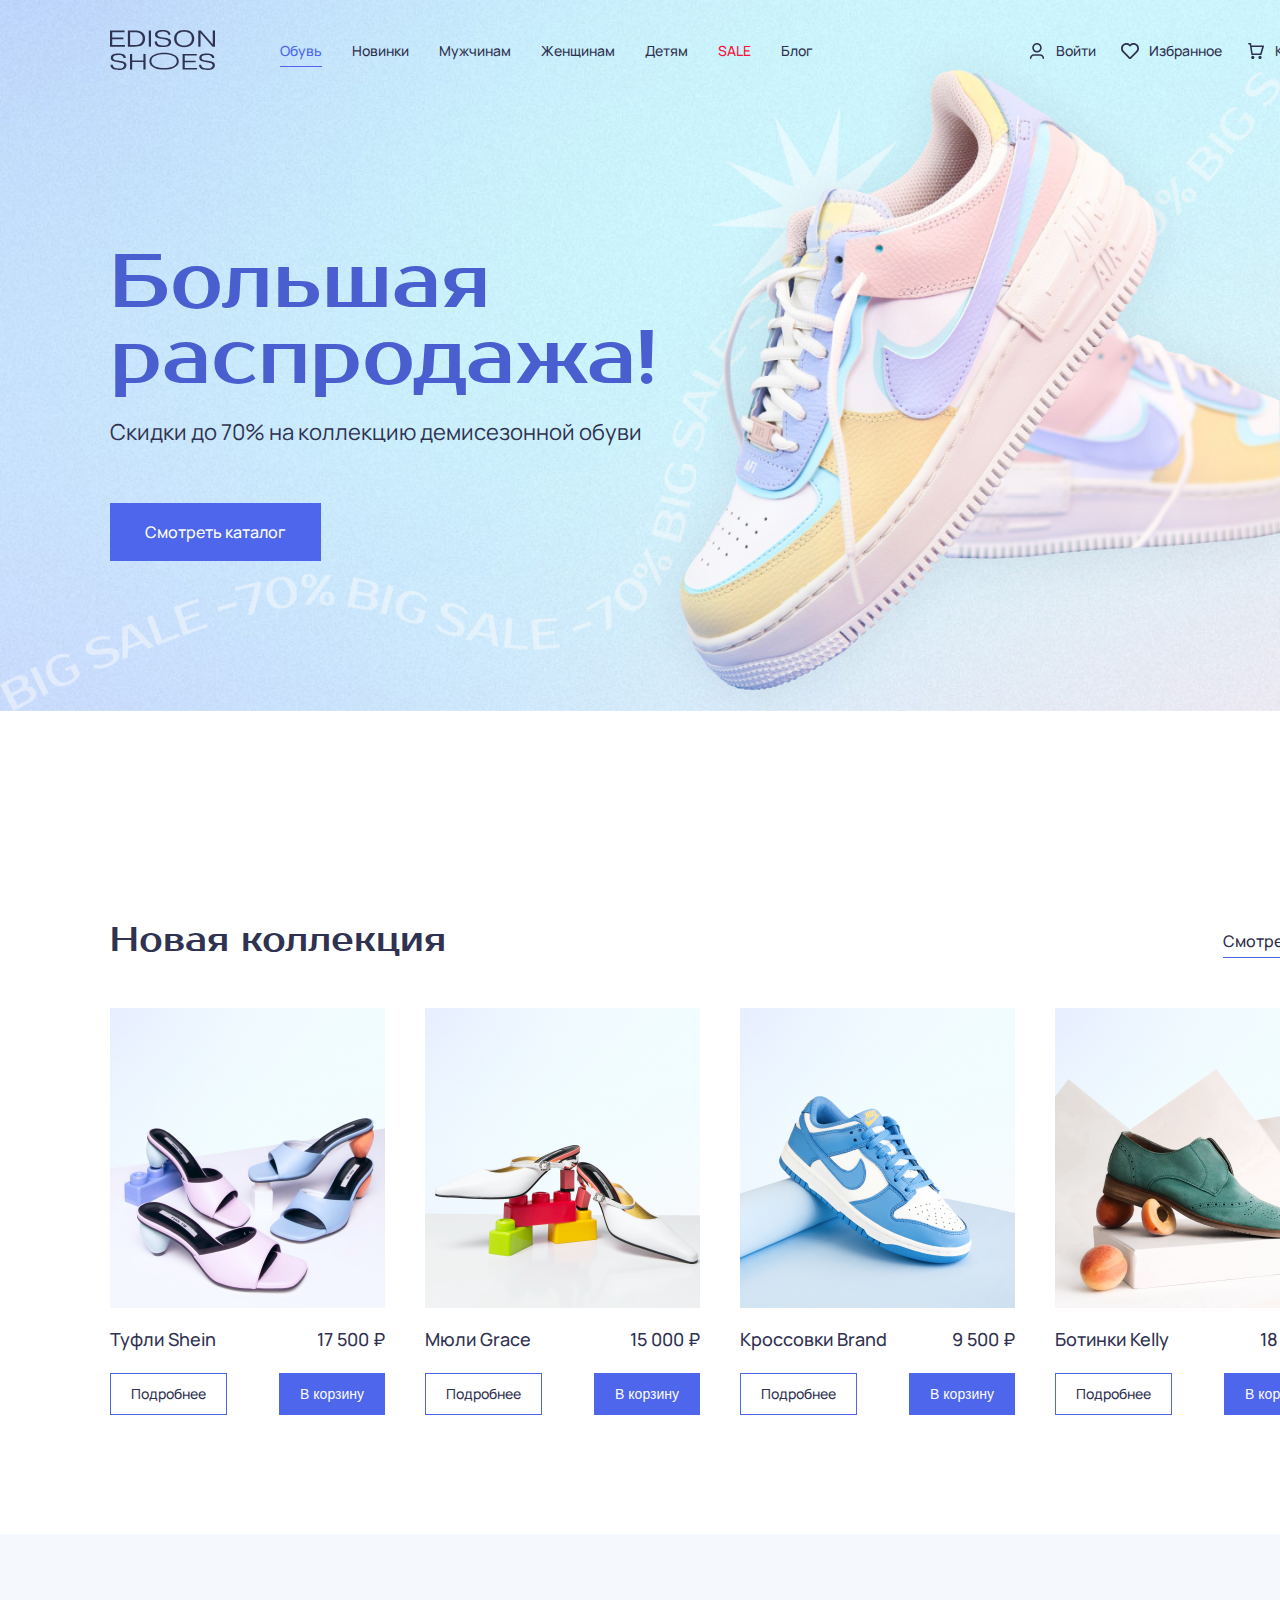
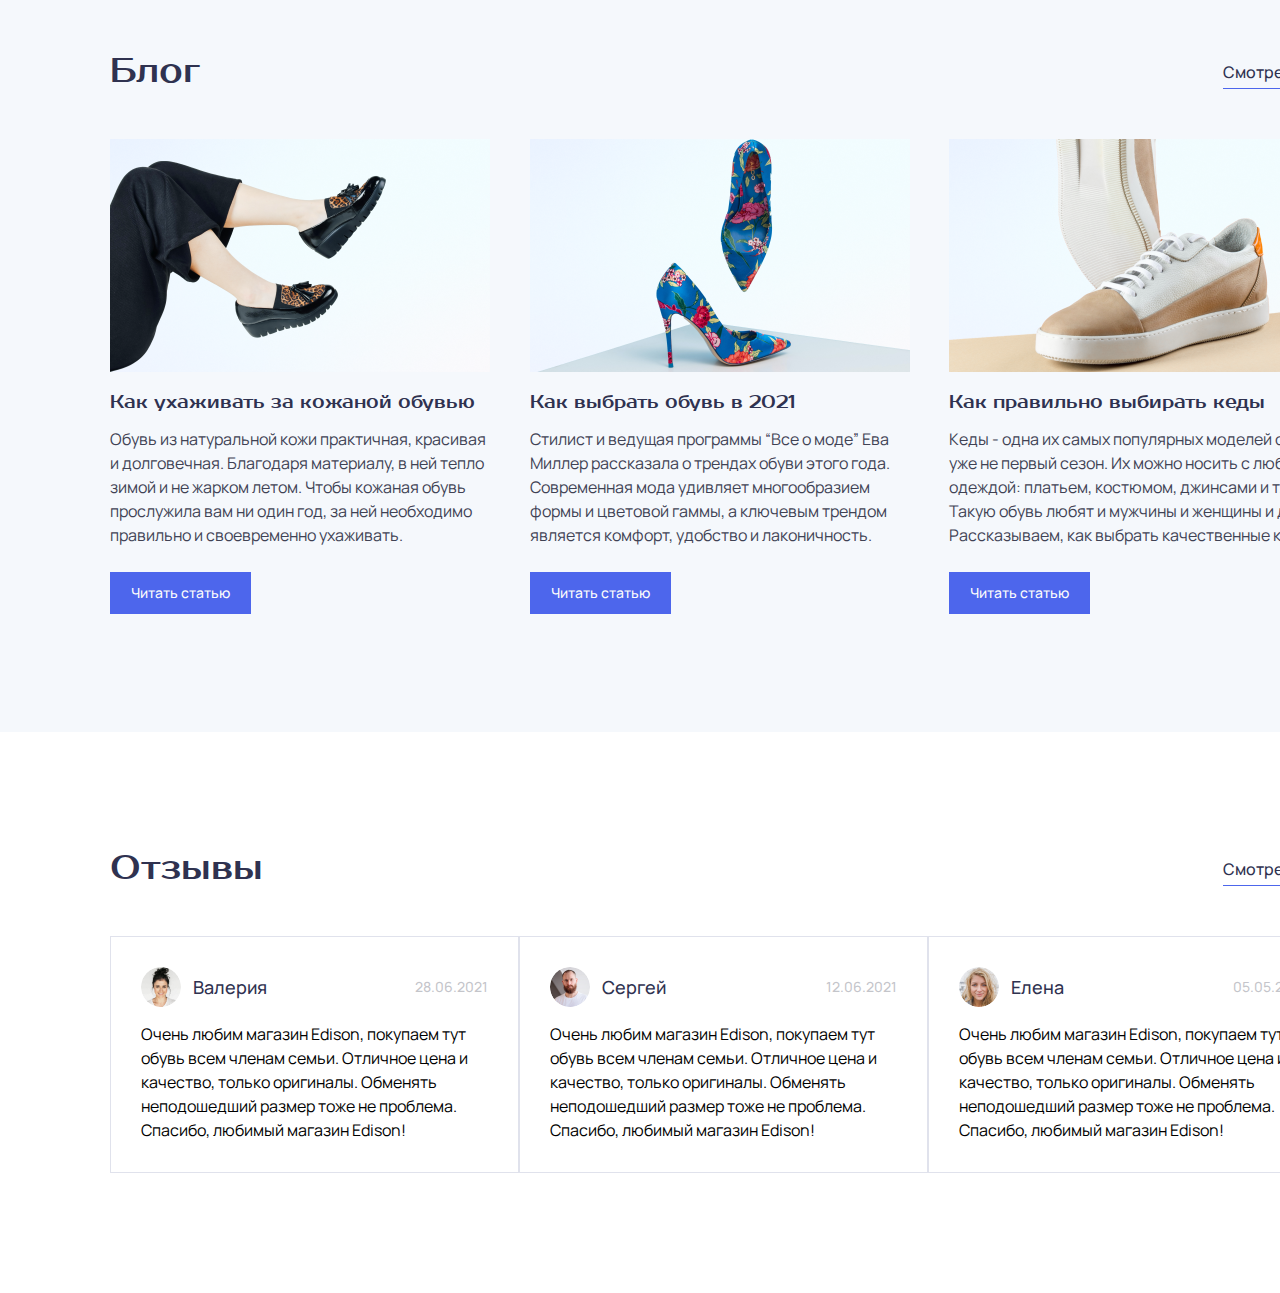
<file: index.html>
<!DOCTYPE html>
<html lang="en">
  <head>
    <meta charset="UTF-8" />
    <meta name="viewport" content="width=device-width, initial-scale=1.0" />
    <link rel="preconnect" href="https://fonts.googleapis.com" />
    <link rel="preconnect" href="https://fonts.gstatic.com" crossorigin />
    <link
      href="https://fonts.googleapis.com/css2?family=Manrope:wght@400..500&family=Prosto+One&display=swap"
      rel="stylesheet"
    />
    <link rel="stylesheet" href="styles.css" />
    <title>Главная страница магазина обуви EDISON SHOES</title>
  </head>
  <body class="page">
    <header class="container page__header">
      <nav class="header__navigation navigation">
        <a class="logo" href="index.html"
          ><svg
            class="logo__icon"
            viewBox="0 0 105 40"
            xmlns="http://www.w3.org/2000/svg"
          >
            <path
              d="M2.23959 7.55423H13.3612V9.21755H2.23959V15.0161H14.9137V16.6794H0V0.508236H14.5574V2.17155H2.23959V7.55423Z"
            />
            <path
              d="M20.1092 2.17155V15.0161H23.9013C24.8853 15.0161 25.7082 14.993 26.3699 14.9468C27.0486 14.8851 27.8121 14.7234 28.6604 14.4616C29.5087 14.1844 30.2213 13.7994 30.7982 13.3065C32.0707 12.1977 32.7069 10.6267 32.7069 8.59381C32.7069 6.57626 32.0707 5.01305 30.7982 3.90418C29.9838 3.19573 29.0337 2.73369 27.9478 2.51808C26.8789 2.28706 25.5555 2.17155 23.9776 2.17155H20.1092ZM17.8696 0.508236H24.6902C26.4208 0.508236 27.9478 0.654546 29.2712 0.947167C30.5946 1.23979 31.7568 1.84043 32.7578 2.74909C34.3018 4.2122 35.0738 6.12963 35.0738 8.5014C35.0738 11.0426 34.2933 13.0216 32.7324 14.4385C31.6974 15.378 30.4419 15.9863 28.9658 16.2635C27.5067 16.5408 25.7421 16.6794 23.6722 16.6794H17.8696V0.508236Z"
            />
            <path d="M38.7714 0.508236H41.011V16.6794H38.7714V0.508236Z" />
            <path
              d="M44.7129 11.5739H47.0289V11.6663C47.0289 13.114 47.6651 14.1459 48.9376 14.7619C49.9047 15.224 51.3129 15.455 53.1623 15.455C54.9777 15.455 56.2502 15.2779 56.9798 14.9237C58.1844 14.3846 58.7867 13.5068 58.7867 12.2901C58.7867 11.366 58.3456 10.6499 57.4633 10.1416C56.9543 9.849 55.9533 9.57178 54.4602 9.30996C54.3415 9.29456 54.2482 9.27915 54.1803 9.26375L51.6353 8.84792C51.5844 8.83252 51.3978 8.80172 51.0754 8.75552C50.753 8.70931 50.5494 8.67851 50.4646 8.66311C50.3798 8.64771 50.1847 8.61691 49.8793 8.57071C49.5908 8.5091 49.3872 8.4706 49.2685 8.4552C49.1667 8.4244 48.98 8.38589 48.7086 8.33969C48.4541 8.27808 48.2589 8.22418 48.1232 8.17798C48.0044 8.13177 47.8348 8.07787 47.6142 8.01626C47.4106 7.95466 47.241 7.89306 47.1052 7.83145C46.9865 7.75445 46.8507 7.67744 46.698 7.60044C46.5453 7.52343 46.4096 7.43872 46.2908 7.34632C45.4425 6.71487 45.0183 5.85241 45.0183 4.75894C45.0183 3.09562 45.7903 1.84043 47.3343 0.993371C48.5559 0.331124 50.2949 0 52.5515 0C54.9438 0 56.7847 0.323423 58.0741 0.97027C59.652 1.74032 60.441 2.98011 60.441 4.68963H58.1759C58.1759 3.61155 57.6415 2.8107 56.5726 2.28706C55.7243 1.84043 54.4093 1.61712 52.6278 1.61712C50.9821 1.61712 49.769 1.80963 48.9885 2.19466C48.4456 2.45647 48.0214 2.803 47.716 3.23423C47.4276 3.66546 47.2834 4.12749 47.2834 4.62033C47.2834 5.46739 47.733 6.09883 48.6322 6.51466C49.2769 6.83808 50.5664 7.1384 52.5006 7.41562L55.071 7.80835C57.141 8.13177 58.5916 8.563 59.423 9.10204C60.5258 9.81049 61.0772 10.8578 61.0772 12.2439C61.0772 14.0766 60.195 15.4088 58.4304 16.2404C57.2428 16.7949 55.5037 17.0721 53.2132 17.0721C50.9227 17.0721 49.1751 16.8488 47.9705 16.4022C45.7988 15.5705 44.7129 14.0073 44.7129 11.7125V11.5739Z"
            />
            <path
              d="M81.6413 2.40257C83.3889 3.98888 84.2627 6.05263 84.2627 8.59381C84.2627 11.135 83.3889 13.1987 81.6413 14.785C79.8938 16.3714 77.4082 17.1645 74.1845 17.1645C70.9609 17.1645 68.4753 16.3714 66.7277 14.785C64.9801 13.1987 64.1064 11.135 64.1064 8.59381C64.1064 6.05263 64.9801 3.98888 66.7277 2.40257C68.5431 0.816258 71.0287 0.0231027 74.1845 0.0231027C77.3403 0.0231027 79.8259 0.816258 81.6413 2.40257ZM79.6817 3.37284C78.3583 2.21776 76.5259 1.64022 74.1845 1.64022C71.8431 1.64022 70.0107 2.21776 68.6873 3.37284C67.2282 4.60493 66.4986 6.34525 66.4986 8.59381C66.4986 10.8424 67.2282 12.5827 68.6873 13.8148C70.0107 14.9699 71.8431 15.5474 74.1845 15.5474C76.5259 15.5474 78.3583 14.9699 79.6817 13.8148C81.1408 12.5827 81.8704 10.8424 81.8704 8.59381C81.8704 6.34525 81.1408 4.60493 79.6817 3.37284Z"
            />
            <path
              d="M105 0.508236V16.6794H102.557L90.519 3.00321V16.6794H88.2794V0.508236H90.748L102.76 14.1844V0.508236H105Z"
            />
            <path
              d="M0.515271 34.6567H2.76598V34.7465C2.76598 36.1534 3.3843 37.1562 4.62095 37.7549C5.56081 38.2039 6.92937 38.4284 8.72663 38.4284C10.4909 38.4284 11.7276 38.2563 12.4366 37.9121C13.6073 37.3882 14.1926 36.5351 14.1926 35.3527C14.1926 34.4546 13.7639 33.7587 12.9065 33.2647C12.4119 32.9804 11.439 32.7109 9.98802 32.4565C9.8726 32.4415 9.78191 32.4266 9.71595 32.4116L7.24265 32.0075C7.19319 31.9925 7.01181 31.9626 6.69853 31.9177C6.38524 31.8728 6.18738 31.8428 6.10493 31.8279C6.02249 31.8129 5.83287 31.783 5.53607 31.7381C5.25577 31.6782 5.0579 31.6408 4.94248 31.6258C4.84355 31.5959 4.66217 31.5585 4.39836 31.5136C4.15102 31.4537 3.96141 31.4013 3.8295 31.3564C3.71408 31.3115 3.54919 31.2591 3.33484 31.1993C3.13697 31.1394 2.97208 31.0795 2.84017 31.0196C2.72475 30.9448 2.59284 30.87 2.44445 30.7951C2.29605 30.7203 2.16414 30.638 2.04872 30.5482C1.22428 29.9345 0.812067 29.0964 0.812067 28.0337C0.812067 26.4172 1.5623 25.1974 3.06277 24.3742C4.24996 23.7306 5.94005 23.4088 8.13304 23.4088C10.4579 23.4088 12.247 23.7231 13.5001 24.3517C15.0336 25.1001 15.8003 26.305 15.8003 27.9663H13.599C13.599 26.9186 13.0796 26.1403 12.0409 25.6314C11.2164 25.1974 9.93855 24.9804 8.20724 24.9804C6.60784 24.9804 5.4289 25.1675 4.67042 25.5416C4.14278 25.7961 3.73056 26.1328 3.43377 26.5519C3.15346 26.971 3.01331 27.42 3.01331 27.899C3.01331 28.7222 3.45026 29.3358 4.32416 29.74C4.95073 30.0543 6.20387 30.3461 8.08358 30.6155L10.5816 30.9972C12.5932 31.3115 14.003 31.7306 14.811 32.2544C15.8827 32.9429 16.4186 33.9607 16.4186 35.3078C16.4186 37.0889 15.5612 38.3835 13.8464 39.1918C12.6922 39.7306 11.0021 40 8.7761 40C6.55013 40 4.85179 39.783 3.6811 39.3489C1.57055 38.5407 0.515271 37.0215 0.515271 34.7914V34.6567Z"
            />
            <path
              d="M22.182 32.1197V39.6183H20.0055V23.9027H22.182V30.5033H33.4108V23.9027H35.5873V39.6183H33.4108V32.1197H22.182Z"
            />
            <path
              d="M74.7638 30.7502H85.5721V32.3667H74.7638V38.0019H87.0808V39.6183H72.5873V23.9027H86.7346V25.5192H74.7638V30.7502Z"
            />
            <path
              d="M88.989 34.6567H91.2397V34.7465C91.2397 36.1534 91.858 37.1562 93.0946 37.7549C94.0345 38.2039 95.403 38.4284 97.2003 38.4284C98.9646 38.4284 100.201 38.2563 100.91 37.9121C102.081 37.3882 102.666 36.5351 102.666 35.3527C102.666 34.4546 102.238 33.7587 101.38 33.2647C100.886 32.9804 99.9127 32.7109 98.4617 32.4565C98.3463 32.4415 98.2556 32.4266 98.1896 32.4116L95.7163 32.0075C95.6669 31.9925 95.4855 31.9626 95.1722 31.9177C94.8589 31.8728 94.6611 31.8428 94.5786 31.8279C94.4962 31.8129 94.3065 31.783 94.0098 31.7381C93.7294 31.6782 93.5316 31.6408 93.4162 31.6258C93.3172 31.5959 93.1359 31.5585 92.872 31.5136C92.6247 31.4537 92.4351 31.4013 92.3032 31.3564C92.1878 31.3115 92.0229 31.2591 91.8085 31.1993C91.6107 31.1394 91.4458 31.0795 91.3139 31.0196C91.1984 30.9448 91.0665 30.87 90.9181 30.7951C90.7697 30.7203 90.6378 30.638 90.5224 30.5482C89.698 29.9345 89.2858 29.0964 89.2858 28.0337C89.2858 26.4172 90.036 25.1974 91.5365 24.3742C92.7236 23.7306 94.4137 23.4088 96.6067 23.4088C98.9316 23.4088 100.721 23.7231 101.974 24.3517C103.507 25.1001 104.274 26.305 104.274 27.9663H102.073C102.073 26.9186 101.553 26.1403 100.515 25.6314C99.6901 25.1974 98.4122 24.9804 96.6809 24.9804C95.0815 24.9804 93.9026 25.1675 93.1441 25.5416C92.6165 25.7961 92.2042 26.1328 91.9075 26.5519C91.6271 26.971 91.487 27.42 91.487 27.899C91.487 28.7222 91.9239 29.3358 92.7978 29.74C93.4244 30.0543 94.6776 30.3461 96.5573 30.6155L99.0553 30.9972C101.067 31.3115 102.477 31.7306 103.285 32.2544C104.356 32.9429 104.892 33.9607 104.892 35.3078C104.892 37.0889 104.035 38.3835 102.32 39.1918C101.166 39.7306 99.4758 40 97.2498 40C95.0238 40 93.3255 39.783 92.1548 39.3489C90.0442 38.5407 88.989 37.0215 88.989 34.7914V34.6567Z"
            />
            <path
              d="M68.766 31.1993C68.766 37.3564 60.8638 39.6183 54.0808 39.6183C47.2978 39.6183 39.3956 37.3564 39.3956 31.1993C39.3956 25.0421 47.2978 22.7802 54.0808 22.7802C60.8638 22.7802 68.766 25.0421 68.766 31.1993ZM66.826 31.1993C66.826 25.9525 59.8609 24.3687 54.0808 24.3687C48.3007 24.3687 41.3357 25.9525 41.3357 31.1993C41.3357 36.446 48.3007 38.0298 54.0808 38.0298C59.8609 38.0298 66.826 36.446 66.826 31.1993Z"
            />
          </svg>
        </a>
        <ul class="site-navigation">
          <li>
            <a
              class="site-navigation__link site-navigation__link--active"
              href="#"
              >Обувь</a
            >
          </li>
          <li>
            <a class="site-navigation__link" href="#">Новинки</a>
          </li>
          <li>
            <a class="site-navigation__link" href="#">Мужчинам</a>
          </li>
          <li>
            <a class="site-navigation__link" href="#">Женщинам</a>
          </li>
          <li>
            <a class="site-navigation__link" href="#">Детям</a>
          </li>
          <li>
            <a
              class="site-navigation__link site-navigation__link--accent"
              href="#"
              >sale</a
            >
          </li>
          <li>
            <a class="site-navigation__link" href="#">Блог</a>
          </li>
        </ul>
        <ul class="user-navigation">
          <li>
            <a class="user-navigation__link" href="#">
              <svg
                class="user-navigation__icon"
                viewBox="0 0 16 18"
                xmlns="http://www.w3.org/2000/svg"
              >
                <path
                  d="M8 1.8C6.03632 1.8 4.44444 3.41177 4.44444 5.4C4.44444 7.38822 6.03632 9 8 9C9.96368 9 11.5556 7.38822 11.5556 5.4C11.5556 3.41177 9.96368 1.8 8 1.8ZM2.66667 5.4C2.66667 2.41766 5.05448 0 8 0C10.9455 0 13.3333 2.41766 13.3333 5.4C13.3333 8.38234 10.9455 10.8 8 10.8C5.05448 10.8 2.66667 8.38234 2.66667 5.4ZM4.44445 14.4C2.97168 14.4 1.77778 15.6088 1.77778 17.1C1.77778 17.5971 1.37981 18 0.888889 18C0.397969 18 0 17.5971 0 17.1C0 14.6147 1.98985 12.6 4.44445 12.6H11.5556C14.0102 12.6 16 14.6147 16 17.1C16 17.5971 15.602 18 15.1111 18C14.6202 18 14.2222 17.5971 14.2222 17.1C14.2222 15.6088 13.0283 14.4 11.5556 14.4H4.44445Z"
                />
              </svg>
              Войти
            </a>
          </li>
          <li>
            <a class="user-navigation__link" href="#">
              <svg
                class="user-navigation__icon"
                viewBox="0 0 18 16"
                xmlns="http://www.w3.org/2000/svg"
              >
                <path
                  d="M9 1.3843C6.87976 -0.52839 3.61913 -0.459003 1.58162 1.59246C-0.527208 3.71573 -0.527208 7.15824 1.58162 9.28151L7.72721 15.4692C8.43015 16.1769 9.56985 16.1769 10.2728 15.4692L16.4184 9.28151C18.5272 7.15824 18.5272 3.71573 16.4184 1.59246C14.3809 -0.459003 11.1202 -0.52839 9 1.3843ZM7.94558 2.87396L8.3636 3.29485C8.71508 3.64873 9.28492 3.64873 9.6364 3.29485L10.0544 2.87396C11.4603 1.45845 13.7397 1.45845 15.1456 2.87396C16.5515 4.28948 16.5515 6.58448 15.1456 8L9 14.1877L2.85442 8C1.44853 6.58448 1.44853 4.28948 2.85442 2.87396C4.2603 1.45845 6.5397 1.45845 7.94558 2.87396Z"
                />
              </svg>
              Избранное
            </a>
          </li>
          <li>
            <a class="user-navigation__link" href="#">
              <svg
                class="user-navigation__icon"
                viewBox="0 0 18 18"
                xmlns="http://www.w3.org/2000/svg"
              >
                <path
                  d="M1.92789 1.80011L3.60821 12.7221C3.62044 12.8123 3.64602 12.8982 3.68289 12.9778C3.79388 13.2175 4.00721 13.4001 4.26679 13.4695C4.34609 13.4908 4.4292 13.5015 4.5142 13.5H14.4C14.7974 13.5 15.1478 13.2393 15.262 12.8586L17.962 3.85871C18.0438 3.58622 17.9919 3.29111 17.8221 3.06287C17.6522 2.83462 17.3845 2.70011 17.1 2.70011H3.88753L3.59152 0.776091C3.58043 0.695647 3.55871 0.618597 3.52783 0.546403C3.47176 0.414935 3.38591 0.301056 3.27986 0.211794C3.18147 0.128823 3.06504 0.0665646 2.9373 0.0317381C2.8569 0.00972049 2.77254 -0.0013077 2.68622 0.000123596H0.9C0.402944 0.000123596 0 0.403065 0 0.900117C0 1.39717 0.402944 1.80011 0.9 1.80011H1.92789ZM5.27214 11.7L4.16445 4.50009H15.8904L13.7304 11.7H5.27214Z"
                />
                <path
                  d="M7.2 16.2C7.2 17.1941 6.39411 18 5.4 18C4.40589 18 3.6 17.1941 3.6 16.2C3.6 15.2059 4.40589 14.4 5.4 14.4C6.39411 14.4 7.2 15.2059 7.2 16.2Z"
                />
                <path
                  d="M15.3 16.2C15.3 17.1941 14.4941 18 13.5 18C12.5059 18 11.7 17.1941 11.7 16.2C11.7 15.2059 12.5059 14.4 13.5 14.4C14.4941 14.4 15.3 15.2059 15.3 16.2Z"
                />
              </svg>
              Корзина
            </a>
          </li>
        </ul>
      </nav>
    </header>
    <main class="container">
      <h1 class="visually-hidden">
        Главная страница магазина обуви EDISON SHOES
      </h1>
      <section class="promo">
        <h2 class="promo__title">Большая распродажа!</h2>
        <p class="promo__description">
          Скидки до 70% на коллекцию демисезонной обуви
        </p>
        <a class="button button--primary button--large" href="#"
          >Смотреть каталог</a
        >
      </section>
      <section class="container__new-collection">
        <div class="container__block">
          <h2 class="title">Новая коллекция</h2>
          <a class="link" href="#">Смотреть все</a>
        </div>
        <ul class="card-list-container">
          <li>
            <article class="card-product">
              <a class="card-product__link" href="#">
                <img
                  src="img/card-1.png"
                  width="275px"
                  height="300px"
                  alt="Туфли Shein"
                />
              </a>
              <div class="card-product__info">
                <h3 class="card-product__title">Туфли Shein</h3>
                <p class="card-product__price">17 500 ₽</p>
              </div>
              <div class="card-product__button">
                <a class="button button--outlined button--small" href="#">
                  Подробнее
                </a>
                <button class="button button--primary button--small">
                  В корзину
                </button>
              </div>
            </article>
          </li>
          <li>
            <article class="card-product">
              <a class="card-product__link" href="#">
                <img
                  src="img/card-2.png"
                  width="275px"
                  height="300px"
                  alt="Мюли Grace"
                />
              </a>
              <div class="card-product__info">
                <h3 class="card-product__title">Мюли Grace</h3>
                <p class="card-product__price">15 000 ₽</p>
              </div>
              <div class="card-product__button">
                <a class="button button--outlined button--small" href="#">
                  Подробнее
                </a>
                <button class="button button--primary button--small">
                  В корзину
                </button>
              </div>
            </article>
          </li>
          <li>
            <article class="card-product">
              <a class="card-product__link" href="#">
                <img
                  src="img/card-3.png"
                  width="275px"
                  height="300px"
                  alt="Кроссовки Brand"
                />
              </a>
              <div class="card-product__info">
                <h3 class="card-product__title">Кроссовки Brand</h3>
                <p class="card-product__price">9 500 ₽</p>
              </div>
              <div class="card-product__button">
                <a class="button button--outlined button--small" href="#">
                  Подробнее
                </a>
                <button class="button button--primary button--small">
                  В корзину
                </button>
              </div>
            </article>
          </li>
          <li>
            <article class="card-product">
              <a class="card-product__link" href="#">
                <img
                  src="img/card-4.png"
                  width="275px"
                  height="300px"
                  alt="Ботинки Kelly"
                />
              </a>
              <div class="card-product__info">
                <h3 class="card-product__title">Ботинки Kelly</h3>
                <p class="card-product__price">18 500 ₽</p>
              </div>
              <div class="card-product__button">
                <a class="button button--outlined button--small" href="#">
                  Подробнее
                </a>
                <button class="button button--primary button--small">
                  В корзину
                </button>
              </div>
            </article>
          </li>
        </ul>
      </section>
      <section class="container__blog">
        <div class="container__block">
          <h2 class="title">Блог</h2>
          <a class="link" href="#">Смотреть все</a>
        </div>
        <ul class="blog__list-container">
          <li>
            <article class="blog__card">
              <a class="blog__link" href="#">
                <img
                  src="img/blog-1.png"
                  width="380px"
                  height="233px"
                  alt="Кожаная обувь"
              /></a>
              <h3 class="blog__title">Как ухаживать за кожаной обувью</h3>
              <p class="blog__description">
                Обувь из натуральной кожи практичная, красивая и долговечная.
                Благодаря материалу, в ней тепло зимой и не жарком летом. Чтобы
                кожаная обувь прослужила вам ни один год, за ней необходимо
                правильно и своевременно ухаживать.
              </p>
              <a class="button button--primary button--small" href="#"
                >Читать статью</a
              >
            </article>
          </li>
          <li>
            <article class="blog__card">
              <a class="blog__link" href="#">
                <img
                  src="img/blog-2.png"
                  width="380px"
                  height="233px"
                  alt="Трендовая обувь этого года"
              /></a>
              <h3 class="blog__title">Как выбрать обувь в 2021</h3>
              <p class="blog__description">
                Стилист и ведущая программы “Все о моде” Ева Миллер рассказала о
                трендах обуви этого года. Современная мода удивляет
                многообразием формы и цветовой гаммы, а ключевым трендом
                является комфорт, удобство и лаконичность.
              </p>
              <a class="button button--primary button--small" href="#"
                >Читать статью</a
              >
            </article>
          </li>
          <li>
            <article class="blog__card">
              <a class="blog__link" href="#">
                <img
                  src="img/blog-3.png"
                  width="380px"
                  height="233px"
                  alt="Кеды"
              /></a>
              <h3 class="blog__title">Как правильно выбирать кеды</h3>
              <p class="blog__description">
                Кеды - одна их самых популярных моделей обуви уже не первый
                сезон. Их можно носить с любой одеждой: платьем, костюмом,
                джинсами и т.д. Такую обувь любят и мужчины и женщины и дети.
                Рассказываем, как выбрать качественные кеды.
              </p>
              <a class="button button--primary button--small" href="#"
                >Читать статью</a
              >
            </article>
          </li>
        </ul>
      </section>
      <section class="container__review">
        <div class="container__block">
          <h2 class="title">Отзывы</h2>
          <a class="link" href="#">Смотреть все</a>
        </div>
        <ul class="review__list-container">
          <li>
            <article class="review__card">
              <div class="review__block">
                <a class="review__info" href="#">
                  <img
                    class="review__logo"
                    src="img/logo-review-1.png"
                    width="40px"
                    height="40px"
                    alt="Аватар Валерии"
                  />
                  <p class="review__name">Валерия</p>
                </a>
                <p class="review__date">28.06.2021</p>
              </div>
              <p class="review__description">
                Очень любим магазин Edison, покупаем тут обувь всем членам
                семьи. Отличное цена и качество, только оригиналы. Обменять
                неподошедший размер тоже не проблема. Спасибо, любимый магазин
                Edison!
              </p>
            </article>
          </li>
          <li>
            <article class="review__card">
              <div class="review__block">
                <a class="review__info" href="#">
                  <img
                    class="review__logo"
                    src="img/logo-review-2.png"
                    width="40px"
                    height="40px"
                    alt="Аватар Серегея"
                  />
                  <p class="review__name">Сергей</p>
                </a>
                <p class="review__date">12.06.2021</p>
              </div>
              <p class="review__description">
                Очень любим магазин Edison, покупаем тут обувь всем членам
                семьи. Отличное цена и качество, только оригиналы. Обменять
                неподошедший размер тоже не проблема. Спасибо, любимый магазин
                Edison!
              </p>
            </article>
          </li>
          <li>
            <article class="review__card">
              <div class="review__block">
                <a class="review__info" href="#">
                  <img
                    class="review__logo"
                    src="img/logo-review-3.png"
                    width="40px"
                    height="40px"
                    alt="Аватар Елены"
                  />
                  <p class="review__name">Елена</p>
                </a>
                <p class="review__date">05.05.2021</p>
              </div>
              <p class="review__description">
                Очень любим магазин Edison, покупаем тут обувь всем членам
                семьи. Отличное цена и качество, только оригиналы. Обменять
                неподошедший размер тоже не проблема. Спасибо, любимый магазин
                Edison!
              </p>
            </article>
          </li>
        </ul>
      </section>
    </main>
  </body>
</html>
</file>
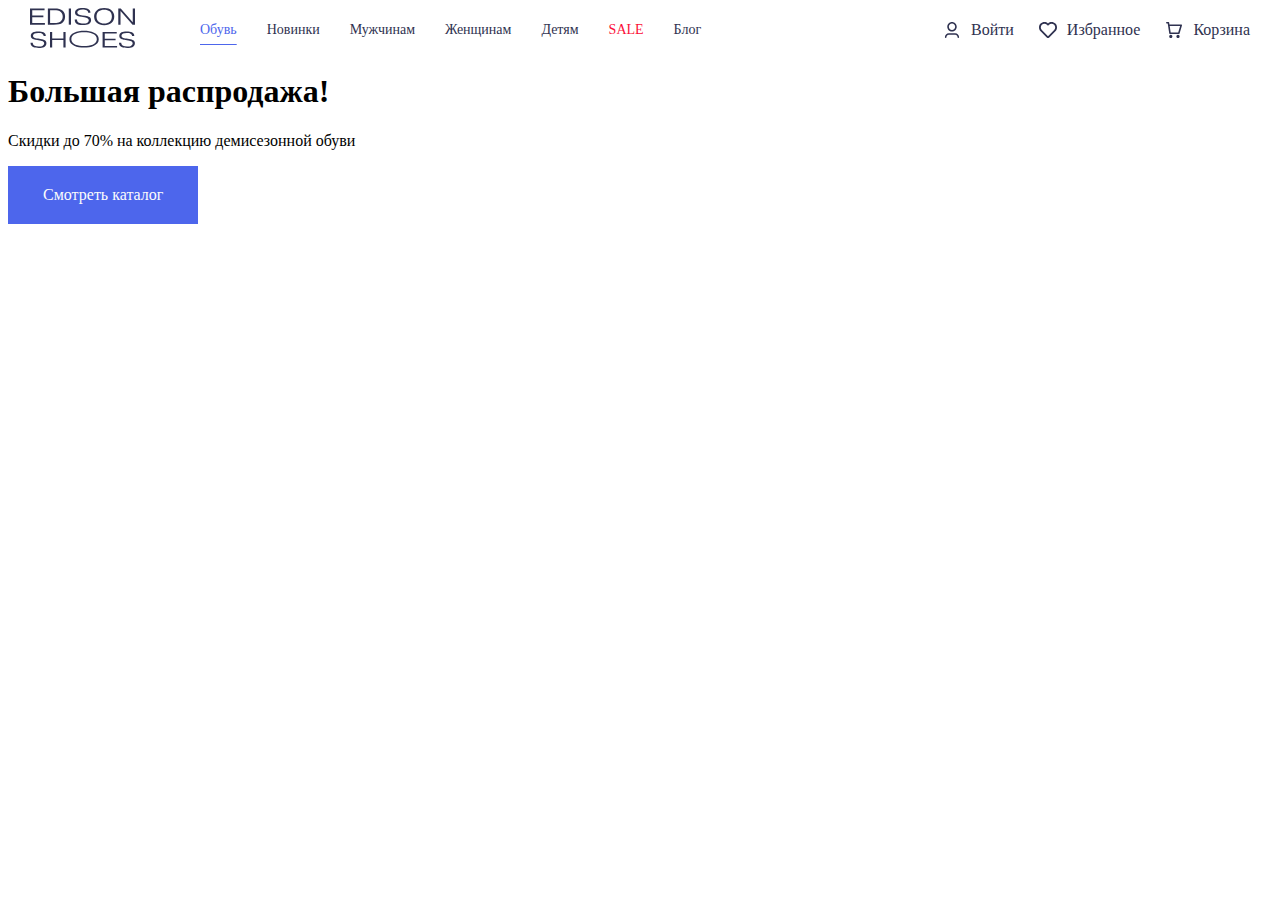
<file: main-page.html>
<!DOCTYPE html>
<html lang="en">
  <head>
    <meta charset="UTF-8" />
    <meta name="viewport" content="width=device-width, initial-scale=1.0" />
    <link rel="preconnect" href="https://fonts.googleapis.com" />
    <link rel="preconnect" href="https://fonts.gstatic.com" crossorigin />
    <link
      href="https://fonts.googleapis.com/css2?family=Manrope:wght@500&display=swap"
      rel="stylesheet"
    />
    <link rel="preconnect" href="https://fonts.googleapis.com" />
    <link rel="preconnect" href="https://fonts.gstatic.com" crossorigin />
    <link
      href="https://fonts.googleapis.com/css2?family=Prosto+One&display=swap"
      rel="stylesheet"
    />
    <link rel="stylesheet" href="styles.css" />
    <title>Главная страница магазина обуви EDISON SHOES</title>
  </head>
  <body>
    <div class="container">
      <nav class="navigation">
        <a class="logo" href="main-page.html"
          ><svg
            class="logo__icon"
            viewBox="0 0 105 40"
            xmlns="http://www.w3.org/2000/svg"
          >
            <path
              d="M2.23959 7.55423H13.3612V9.21755H2.23959V15.0161H14.9137V16.6794H0V0.508236H14.5574V2.17155H2.23959V7.55423Z"
            />
            <path
              d="M20.1092 2.17155V15.0161H23.9013C24.8853 15.0161 25.7082 14.993 26.3699 14.9468C27.0486 14.8851 27.8121 14.7234 28.6604 14.4616C29.5087 14.1844 30.2213 13.7994 30.7982 13.3065C32.0707 12.1977 32.7069 10.6267 32.7069 8.59381C32.7069 6.57626 32.0707 5.01305 30.7982 3.90418C29.9838 3.19573 29.0337 2.73369 27.9478 2.51808C26.8789 2.28706 25.5555 2.17155 23.9776 2.17155H20.1092ZM17.8696 0.508236H24.6902C26.4208 0.508236 27.9478 0.654546 29.2712 0.947167C30.5946 1.23979 31.7568 1.84043 32.7578 2.74909C34.3018 4.2122 35.0738 6.12963 35.0738 8.5014C35.0738 11.0426 34.2933 13.0216 32.7324 14.4385C31.6974 15.378 30.4419 15.9863 28.9658 16.2635C27.5067 16.5408 25.7421 16.6794 23.6722 16.6794H17.8696V0.508236Z"
            />
            <path d="M38.7714 0.508236H41.011V16.6794H38.7714V0.508236Z" />
            <path
              d="M44.7129 11.5739H47.0289V11.6663C47.0289 13.114 47.6651 14.1459 48.9376 14.7619C49.9047 15.224 51.3129 15.455 53.1623 15.455C54.9777 15.455 56.2502 15.2779 56.9798 14.9237C58.1844 14.3846 58.7867 13.5068 58.7867 12.2901C58.7867 11.366 58.3456 10.6499 57.4633 10.1416C56.9543 9.849 55.9533 9.57178 54.4602 9.30996C54.3415 9.29456 54.2482 9.27915 54.1803 9.26375L51.6353 8.84792C51.5844 8.83252 51.3978 8.80172 51.0754 8.75552C50.753 8.70931 50.5494 8.67851 50.4646 8.66311C50.3798 8.64771 50.1847 8.61691 49.8793 8.57071C49.5908 8.5091 49.3872 8.4706 49.2685 8.4552C49.1667 8.4244 48.98 8.38589 48.7086 8.33969C48.4541 8.27808 48.2589 8.22418 48.1232 8.17798C48.0044 8.13177 47.8348 8.07787 47.6142 8.01626C47.4106 7.95466 47.241 7.89306 47.1052 7.83145C46.9865 7.75445 46.8507 7.67744 46.698 7.60044C46.5453 7.52343 46.4096 7.43872 46.2908 7.34632C45.4425 6.71487 45.0183 5.85241 45.0183 4.75894C45.0183 3.09562 45.7903 1.84043 47.3343 0.993371C48.5559 0.331124 50.2949 0 52.5515 0C54.9438 0 56.7847 0.323423 58.0741 0.97027C59.652 1.74032 60.441 2.98011 60.441 4.68963H58.1759C58.1759 3.61155 57.6415 2.8107 56.5726 2.28706C55.7243 1.84043 54.4093 1.61712 52.6278 1.61712C50.9821 1.61712 49.769 1.80963 48.9885 2.19466C48.4456 2.45647 48.0214 2.803 47.716 3.23423C47.4276 3.66546 47.2834 4.12749 47.2834 4.62033C47.2834 5.46739 47.733 6.09883 48.6322 6.51466C49.2769 6.83808 50.5664 7.1384 52.5006 7.41562L55.071 7.80835C57.141 8.13177 58.5916 8.563 59.423 9.10204C60.5258 9.81049 61.0772 10.8578 61.0772 12.2439C61.0772 14.0766 60.195 15.4088 58.4304 16.2404C57.2428 16.7949 55.5037 17.0721 53.2132 17.0721C50.9227 17.0721 49.1751 16.8488 47.9705 16.4022C45.7988 15.5705 44.7129 14.0073 44.7129 11.7125V11.5739Z"
            />
            <path
              d="M81.6413 2.40257C83.3889 3.98888 84.2627 6.05263 84.2627 8.59381C84.2627 11.135 83.3889 13.1987 81.6413 14.785C79.8938 16.3714 77.4082 17.1645 74.1845 17.1645C70.9609 17.1645 68.4753 16.3714 66.7277 14.785C64.9801 13.1987 64.1064 11.135 64.1064 8.59381C64.1064 6.05263 64.9801 3.98888 66.7277 2.40257C68.5431 0.816258 71.0287 0.0231027 74.1845 0.0231027C77.3403 0.0231027 79.8259 0.816258 81.6413 2.40257ZM79.6817 3.37284C78.3583 2.21776 76.5259 1.64022 74.1845 1.64022C71.8431 1.64022 70.0107 2.21776 68.6873 3.37284C67.2282 4.60493 66.4986 6.34525 66.4986 8.59381C66.4986 10.8424 67.2282 12.5827 68.6873 13.8148C70.0107 14.9699 71.8431 15.5474 74.1845 15.5474C76.5259 15.5474 78.3583 14.9699 79.6817 13.8148C81.1408 12.5827 81.8704 10.8424 81.8704 8.59381C81.8704 6.34525 81.1408 4.60493 79.6817 3.37284Z"
            />
            <path
              d="M105 0.508236V16.6794H102.557L90.519 3.00321V16.6794H88.2794V0.508236H90.748L102.76 14.1844V0.508236H105Z"
            />
            <path
              d="M0.515271 34.6567H2.76598V34.7465C2.76598 36.1534 3.3843 37.1562 4.62095 37.7549C5.56081 38.2039 6.92937 38.4284 8.72663 38.4284C10.4909 38.4284 11.7276 38.2563 12.4366 37.9121C13.6073 37.3882 14.1926 36.5351 14.1926 35.3527C14.1926 34.4546 13.7639 33.7587 12.9065 33.2647C12.4119 32.9804 11.439 32.7109 9.98802 32.4565C9.8726 32.4415 9.78191 32.4266 9.71595 32.4116L7.24265 32.0075C7.19319 31.9925 7.01181 31.9626 6.69853 31.9177C6.38524 31.8728 6.18738 31.8428 6.10493 31.8279C6.02249 31.8129 5.83287 31.783 5.53607 31.7381C5.25577 31.6782 5.0579 31.6408 4.94248 31.6258C4.84355 31.5959 4.66217 31.5585 4.39836 31.5136C4.15102 31.4537 3.96141 31.4013 3.8295 31.3564C3.71408 31.3115 3.54919 31.2591 3.33484 31.1993C3.13697 31.1394 2.97208 31.0795 2.84017 31.0196C2.72475 30.9448 2.59284 30.87 2.44445 30.7951C2.29605 30.7203 2.16414 30.638 2.04872 30.5482C1.22428 29.9345 0.812067 29.0964 0.812067 28.0337C0.812067 26.4172 1.5623 25.1974 3.06277 24.3742C4.24996 23.7306 5.94005 23.4088 8.13304 23.4088C10.4579 23.4088 12.247 23.7231 13.5001 24.3517C15.0336 25.1001 15.8003 26.305 15.8003 27.9663H13.599C13.599 26.9186 13.0796 26.1403 12.0409 25.6314C11.2164 25.1974 9.93855 24.9804 8.20724 24.9804C6.60784 24.9804 5.4289 25.1675 4.67042 25.5416C4.14278 25.7961 3.73056 26.1328 3.43377 26.5519C3.15346 26.971 3.01331 27.42 3.01331 27.899C3.01331 28.7222 3.45026 29.3358 4.32416 29.74C4.95073 30.0543 6.20387 30.3461 8.08358 30.6155L10.5816 30.9972C12.5932 31.3115 14.003 31.7306 14.811 32.2544C15.8827 32.9429 16.4186 33.9607 16.4186 35.3078C16.4186 37.0889 15.5612 38.3835 13.8464 39.1918C12.6922 39.7306 11.0021 40 8.7761 40C6.55013 40 4.85179 39.783 3.6811 39.3489C1.57055 38.5407 0.515271 37.0215 0.515271 34.7914V34.6567Z"
            />
            <path
              d="M22.182 32.1197V39.6183H20.0055V23.9027H22.182V30.5033H33.4108V23.9027H35.5873V39.6183H33.4108V32.1197H22.182Z"
            />
            <path
              d="M74.7638 30.7502H85.5721V32.3667H74.7638V38.0019H87.0808V39.6183H72.5873V23.9027H86.7346V25.5192H74.7638V30.7502Z"
            />
            <path
              d="M88.989 34.6567H91.2397V34.7465C91.2397 36.1534 91.858 37.1562 93.0946 37.7549C94.0345 38.2039 95.403 38.4284 97.2003 38.4284C98.9646 38.4284 100.201 38.2563 100.91 37.9121C102.081 37.3882 102.666 36.5351 102.666 35.3527C102.666 34.4546 102.238 33.7587 101.38 33.2647C100.886 32.9804 99.9127 32.7109 98.4617 32.4565C98.3463 32.4415 98.2556 32.4266 98.1896 32.4116L95.7163 32.0075C95.6669 31.9925 95.4855 31.9626 95.1722 31.9177C94.8589 31.8728 94.6611 31.8428 94.5786 31.8279C94.4962 31.8129 94.3065 31.783 94.0098 31.7381C93.7294 31.6782 93.5316 31.6408 93.4162 31.6258C93.3172 31.5959 93.1359 31.5585 92.872 31.5136C92.6247 31.4537 92.4351 31.4013 92.3032 31.3564C92.1878 31.3115 92.0229 31.2591 91.8085 31.1993C91.6107 31.1394 91.4458 31.0795 91.3139 31.0196C91.1984 30.9448 91.0665 30.87 90.9181 30.7951C90.7697 30.7203 90.6378 30.638 90.5224 30.5482C89.698 29.9345 89.2858 29.0964 89.2858 28.0337C89.2858 26.4172 90.036 25.1974 91.5365 24.3742C92.7236 23.7306 94.4137 23.4088 96.6067 23.4088C98.9316 23.4088 100.721 23.7231 101.974 24.3517C103.507 25.1001 104.274 26.305 104.274 27.9663H102.073C102.073 26.9186 101.553 26.1403 100.515 25.6314C99.6901 25.1974 98.4122 24.9804 96.6809 24.9804C95.0815 24.9804 93.9026 25.1675 93.1441 25.5416C92.6165 25.7961 92.2042 26.1328 91.9075 26.5519C91.6271 26.971 91.487 27.42 91.487 27.899C91.487 28.7222 91.9239 29.3358 92.7978 29.74C93.4244 30.0543 94.6776 30.3461 96.5573 30.6155L99.0553 30.9972C101.067 31.3115 102.477 31.7306 103.285 32.2544C104.356 32.9429 104.892 33.9607 104.892 35.3078C104.892 37.0889 104.035 38.3835 102.32 39.1918C101.166 39.7306 99.4758 40 97.2498 40C95.0238 40 93.3255 39.783 92.1548 39.3489C90.0442 38.5407 88.989 37.0215 88.989 34.7914V34.6567Z"
            />
            <path
              d="M68.766 31.1993C68.766 37.3564 60.8638 39.6183 54.0808 39.6183C47.2978 39.6183 39.3956 37.3564 39.3956 31.1993C39.3956 25.0421 47.2978 22.7802 54.0808 22.7802C60.8638 22.7802 68.766 25.0421 68.766 31.1993ZM66.826 31.1993C66.826 25.9525 59.8609 24.3687 54.0808 24.3687C48.3007 24.3687 41.3357 25.9525 41.3357 31.1993C41.3357 36.446 48.3007 38.0298 54.0808 38.0298C59.8609 38.0298 66.826 36.446 66.826 31.1993Z"
            />
          </svg>
        </a>
        <ul class="site-navigation">
          <li>
            <a
              class="site-navigation__link site-navigation__link--active"
              href="#"
              >Обувь</a
            >
          </li>
          <li>
            <a class="site-navigation__link" href="#">Новинки</a>
          </li>
          <li>
            <a class="site-navigation__link" href="#">Мужчинам</a>
          </li>
          <li>
            <a class="site-navigation__link" href="#">Женщинам</a>
          </li>
          <li>
            <a class="site-navigation__link" href="#">Детям</a>
          </li>
          <li>
            <a
              class="site-navigation__link site-navigation__link--accent"
              href="#"
              >sale</a
            >
          </li>
          <li>
            <a class="site-navigation__link" href="#">Блог</a>
          </li>
        </ul>
        <ul class="user-navigation">
          <li>
            <a class="user-navigation__link" href="#">
              <svg
                class="user-navigation__icon"
                viewBox="0 0 16 18"
                xmlns="http://www.w3.org/2000/svg"
              >
                <path
                  d="M8 1.8C6.03632 1.8 4.44444 3.41177 4.44444 5.4C4.44444 7.38822 6.03632 9 8 9C9.96368 9 11.5556 7.38822 11.5556 5.4C11.5556 3.41177 9.96368 1.8 8 1.8ZM2.66667 5.4C2.66667 2.41766 5.05448 0 8 0C10.9455 0 13.3333 2.41766 13.3333 5.4C13.3333 8.38234 10.9455 10.8 8 10.8C5.05448 10.8 2.66667 8.38234 2.66667 5.4ZM4.44445 14.4C2.97168 14.4 1.77778 15.6088 1.77778 17.1C1.77778 17.5971 1.37981 18 0.888889 18C0.397969 18 0 17.5971 0 17.1C0 14.6147 1.98985 12.6 4.44445 12.6H11.5556C14.0102 12.6 16 14.6147 16 17.1C16 17.5971 15.602 18 15.1111 18C14.6202 18 14.2222 17.5971 14.2222 17.1C14.2222 15.6088 13.0283 14.4 11.5556 14.4H4.44445Z"
                />
              </svg>
              Войти
            </a>
          </li>
          <li>
            <a class="user-navigation__link" href="#">
              <svg
                class="user-navigation__icon"
                viewBox="0 0 18 16"
                xmlns="http://www.w3.org/2000/svg"
              >
                <path
                  d="M9 1.3843C6.87976 -0.52839 3.61913 -0.459003 1.58162 1.59246C-0.527208 3.71573 -0.527208 7.15824 1.58162 9.28151L7.72721 15.4692C8.43015 16.1769 9.56985 16.1769 10.2728 15.4692L16.4184 9.28151C18.5272 7.15824 18.5272 3.71573 16.4184 1.59246C14.3809 -0.459003 11.1202 -0.52839 9 1.3843ZM7.94558 2.87396L8.3636 3.29485C8.71508 3.64873 9.28492 3.64873 9.6364 3.29485L10.0544 2.87396C11.4603 1.45845 13.7397 1.45845 15.1456 2.87396C16.5515 4.28948 16.5515 6.58448 15.1456 8L9 14.1877L2.85442 8C1.44853 6.58448 1.44853 4.28948 2.85442 2.87396C4.2603 1.45845 6.5397 1.45845 7.94558 2.87396Z"
                />
              </svg>
              Избранное
            </a>
          </li>
          <li>
            <a class="user-navigation__link" href="#">
              <svg
                class="user-navigation__icon"
                viewBox="0 0 18 18"
                xmlns="http://www.w3.org/2000/svg"
              >
                <path
                  d="M1.92789 1.80011L3.60821 12.7221C3.62044 12.8123 3.64602 12.8982 3.68289 12.9778C3.79388 13.2175 4.00721 13.4001 4.26679 13.4695C4.34609 13.4908 4.4292 13.5015 4.5142 13.5H14.4C14.7974 13.5 15.1478 13.2393 15.262 12.8586L17.962 3.85871C18.0438 3.58622 17.9919 3.29111 17.8221 3.06287C17.6522 2.83462 17.3845 2.70011 17.1 2.70011H3.88753L3.59152 0.776091C3.58043 0.695647 3.55871 0.618597 3.52783 0.546403C3.47176 0.414935 3.38591 0.301056 3.27986 0.211794C3.18147 0.128823 3.06504 0.0665646 2.9373 0.0317381C2.8569 0.00972049 2.77254 -0.0013077 2.68622 0.000123596H0.9C0.402944 0.000123596 0 0.403065 0 0.900117C0 1.39717 0.402944 1.80011 0.9 1.80011H1.92789ZM5.27214 11.7L4.16445 4.50009H15.8904L13.7304 11.7H5.27214Z"
                />
                <path
                  d="M7.2 16.2C7.2 17.1941 6.39411 18 5.4 18C4.40589 18 3.6 17.1941 3.6 16.2C3.6 15.2059 4.40589 14.4 5.4 14.4C6.39411 14.4 7.2 15.2059 7.2 16.2Z"
                />
                <path
                  d="M15.3 16.2C15.3 17.1941 14.4941 18 13.5 18C12.5059 18 11.7 17.1941 11.7 16.2C11.7 15.2059 12.5059 14.4 13.5 14.4C14.4941 14.4 15.3 15.2059 15.3 16.2Z"
                />
              </svg>
              Корзина
            </a>
          </li>
        </ul>
      </nav>
    </div>
    <main>
      <div class="banner">
        <h1 class="banner__title">Большая распродажа!</h1>
        <p class="banner__description">
          Скидки до 70% на коллекцию демисезонной обуви
        </p>
        <a class="button button--primary button--large" href="#"
          >Смотреть каталог</a
        >
      </div>
    </main>
  </body>
</html>
</file>
<file: styles.css>
:root {
  --color-light: #cacde0;
  --color-dark: #2f3250;
}

.page {
  min-width: 1440px;
  font-family: 'Manrope', 'Arial', sans-serif;
  font-size: 14px;
  line-height: 1;
  font-weight: 500;
  margin: 0;
}

.visually-hidden {
  clip: rect(0 0 0 0);
  clip-path: inset(50%);
  height: 1px;
  overflow: hidden;
  position: absolute;
  white-space: nowrap;
  width: 1px;
}

.container {
  width: 1220px;
  margin: 0 auto;
}

.page__header {
  padding: 30px 0 0;
}

.header__navigation {
  margin-bottom: 173px;
}

.navigation {
  display: grid;
  grid-template-columns: auto 1fr auto;
  gap: 65px;
  align-items: center;
}

.logo__icon {
  width: 105px;
  height: 40px;
  fill: var(--color-dark);
}

.logo__icon--light {
  fill: var(--color-light);
}

.logo:hover,
.logo:focus {
  opacity: 0.7;
}

.logo:active {
  opacity: 0.5;
}

.site-navigation {
  display: flex;
  gap: 30px;
  list-style: none;
  margin: 0;
  padding: 0;
}

.site-navigation__link {
  display: block;
  font-size: 14px;
  line-height: 1;
  text-decoration: none;
  color: var(--color-dark);
}

.site-navigation__link--light {
  color: var(--color-light);
}

.site-navigation__link--active {
  color: #4d66ec;
  text-decoration: underline 1px solid #4d66ec;
  text-underline-offset: 10px;
}

.site-navigation__link:hover,
.site-navigation__link:focus {
  opacity: 0.7;
}

.site-navigation__link:active {
  opacity: 0.5;
}

.site-navigation__link--accent {
  text-transform: uppercase;
  color: #fb0f39;
}

.user-navigation {
  display: flex;
  justify-content: space-between;
  gap: 25px;
  list-style: none;
  margin: 0;
  padding: 0;
}

.user-navigation__link {
  display: flex;
  align-items: center;
  gap: 10px;
  text-decoration: none;
  color: var(--color-dark);
}

.user-navigation__link--light {
  color: var(--color-light);
}

.user-navigation__link:hover,
.user-navigation__link:focus {
  opacity: 0.7;
}

.user-navigation__link:active {
  opacity: 0.5;
}

.user-navigation__icon-avatar {
  position: relative;
  border-radius: 50%;
  top: -3px;
}

.user-navigation__icon {
  width: 18px;
  height: 16px;
  fill: var(--color-dark);
}

.user-navigation__icon--light {
  fill: var(--color-light);
}

.user-navigation__filled-favorit {
  position: absolute;
  content: '';
  width: 18px;
  height: 16px;
  border-radius: 50%;
  background-color: #4d66ec;
  text-align: center;
  padding-top: 2px;
  top: 33px;
  left: 1173px;
}

.user-navigation__filled-cart {
  position: absolute;
  content: '';
  width: 18px;
  height: 16px;
  border-radius: 50%;
  background-color: #4d66ec;
  text-align: center;
  padding-top: 2px;
  top: 33px;
  left: 1302px;
}

.promo {
  width: 1220px;
  margin: 0 0 363px;
}

.promo::before {
  position: absolute;
  content: '';
  width: 100%;
  height: 800px;
  background-repeat: no-repeat;
  background-image: url('img/banner.jpg');
  background-size: 100%;
  left: 0;
  top: 0;
  z-index: -1;
}

.promo--article::before {
  position: absolute;
  content: '';
  width: 1440px;
  height: 550px;
  background-image: url(img/background.png);
  top: 0;
  z-index: -1;
}

.promo__title {
  width: 550px;
  font-family: 'Prosto One', 'Arial', sans-serif;
  font-size: 76px;
  line-height: 1;
  font-weight: 400;
  color: #4a5fcf;
  margin: 0 0 20px;
}

/* .promo__title--size {
  width: 700px;
  line-height: 1.1;
  text-align: center;
} 

.promo__title--light {
  color: #fcfcfc;
} */

.promo__description {
  width: 550px;
  font-size: 22px;
  line-height: 1.4;
  font-weight: 400;
  color: var(--color-dark);
  margin: 0 0 55px;
}

/* .promo__description--size {
  width: 470px;
}

.promo__description--light {
  color: #cacde0;
} */

.button {
  display: inline-block;
  line-height: 1;
  font-weight: 500;
  text-decoration: none;
  text-align: center;
  box-sizing: border-box;
  cursor: pointer;
}

.button:hover,
.button:focus {
  opacity: 0.7;
}

.button:active {
  opacity: 0.5;
}

.button--primary {
  color: #fcfcfc;
  background-color: #4d66ec;
  border: 1px solid #4d66ec;
}

.button--large {
  font-size: 16px;
  padding: 20px 34px;
}

.button--small {
  font-size: 14px;
  padding: 13px 20px;
}

.button--outlined {
  color: var(--color-dark);
  background-color: transparent;
  border: 1px solid #4d66ec;
}

.container__new-collection {
  width: 1220px;
  margin: 0 0 120px;
}

.container__block {
  display: flex;
  justify-content: space-between;
  align-items: center;
}

.title {
  font-family: 'Prosto One', 'Arial', sans-serif;
  font-size: 34px;
  line-height: 1;
  font-weight: 400;
  color: var(--color-dark);
  margin: 0;
}

.link {
  font-family: 'Manrope', 'Arial', sans-serif;
  font-size: 16px;
  color: #2f3250;
  text-decoration: underline 1px solid #4d66ec;
  text-underline-offset: 10px;
}

.card-list-container {
  display: flex;
  justify-content: space-between;
  list-style: none;
  margin: 0;
  padding: 50px 0 0;
}

.card-product {
  width: min-content;
  font-family: 'Manrope', 'Arial', sans-serif;
  font-size: 18px;
  line-height: 1;
}

.card-product__link {
  display: block;
  margin: 0 0 20px;
}

.card-product__info {
  display: flex;
  justify-content: space-between;
  margin: 0 0 25px;
}

.card-product__title {
  font-size: 18px;
  font-weight: 500;
  color: var(--color-dark);
  margin: 0;
}

.card-product__price {
  color: var(--color-dark);
  margin: 0;
}

.card-product__button {
  display: flex;
  justify-content: space-between;
}

.container__blog {
  width: 1220px;
  padding: 120px 0 118px;
  margin: 0 0 120px;
}

.container__blog::before {
  position: absolute;
  content: '';
  width: 100%;
  height: 798px;
  background-color: #f5f8fc;
  left: 0;
  top: 1534px;
  z-index: -1;
}

.blog__list-container {
  display: flex;
  justify-content: space-between;
  list-style: none;
  margin: 0;
  padding: 50px 0 0;
}

.blog__card {
  width: min-content;
  font-family: 'Manrope', 'Arial', sans-serif;
  font-size: 18px;
  line-height: 1;
}

.blog__link {
  display: block;
  margin: 0 0 20px;
}

.blog__title {
  font-family: 'Prosto One', 'Arial', sans-serif;
  font-weight: 400;
  font-size: 18px;
  line-height: 1;
  color: var(--color-dark);
  margin: 0 0 15px;
}

.blog__description {
  width: 381px;
  font-weight: 400;
  font-size: 16px;
  line-height: 1.5;
  color: #404254;
  margin: 0 0 25px;
}

.container__review {
  width: 1220px;
  margin: 0 0 120px;
}

.review__list-container {
  display: flex;
  list-style: none;
  margin: 0;
  padding: 50px 0 0;
}

.review__card {
  width: min-content;
  font-family: 'Manrope', 'Arial', sans-serif;
  border: 1px solid #e0e2ec;
  padding: 30px;
}

.review__block {
  display: flex;
  justify-content: space-between;
  align-items: center;
  margin: 0 0 15px;
}

.review__date {
  opacity: 0.3;
  color: #404254;
  margin: 0;
}

.review__info {
  display: flex;
  justify-content: space-between;
  align-items: center;
  text-decoration: none;
  gap: 12px;
}

.review__name {
  font-size: 18px;
  line-height: 1;
  color: var(--color-dark);
  margin: 0;
}

.review__logo {
  border-radius: 50%;
}

.review__description {
  width: 347px;
  font-weight: 400;
  font-size: 16px;
  line-height: 1.5;
  margin: 0;
}
</file>
